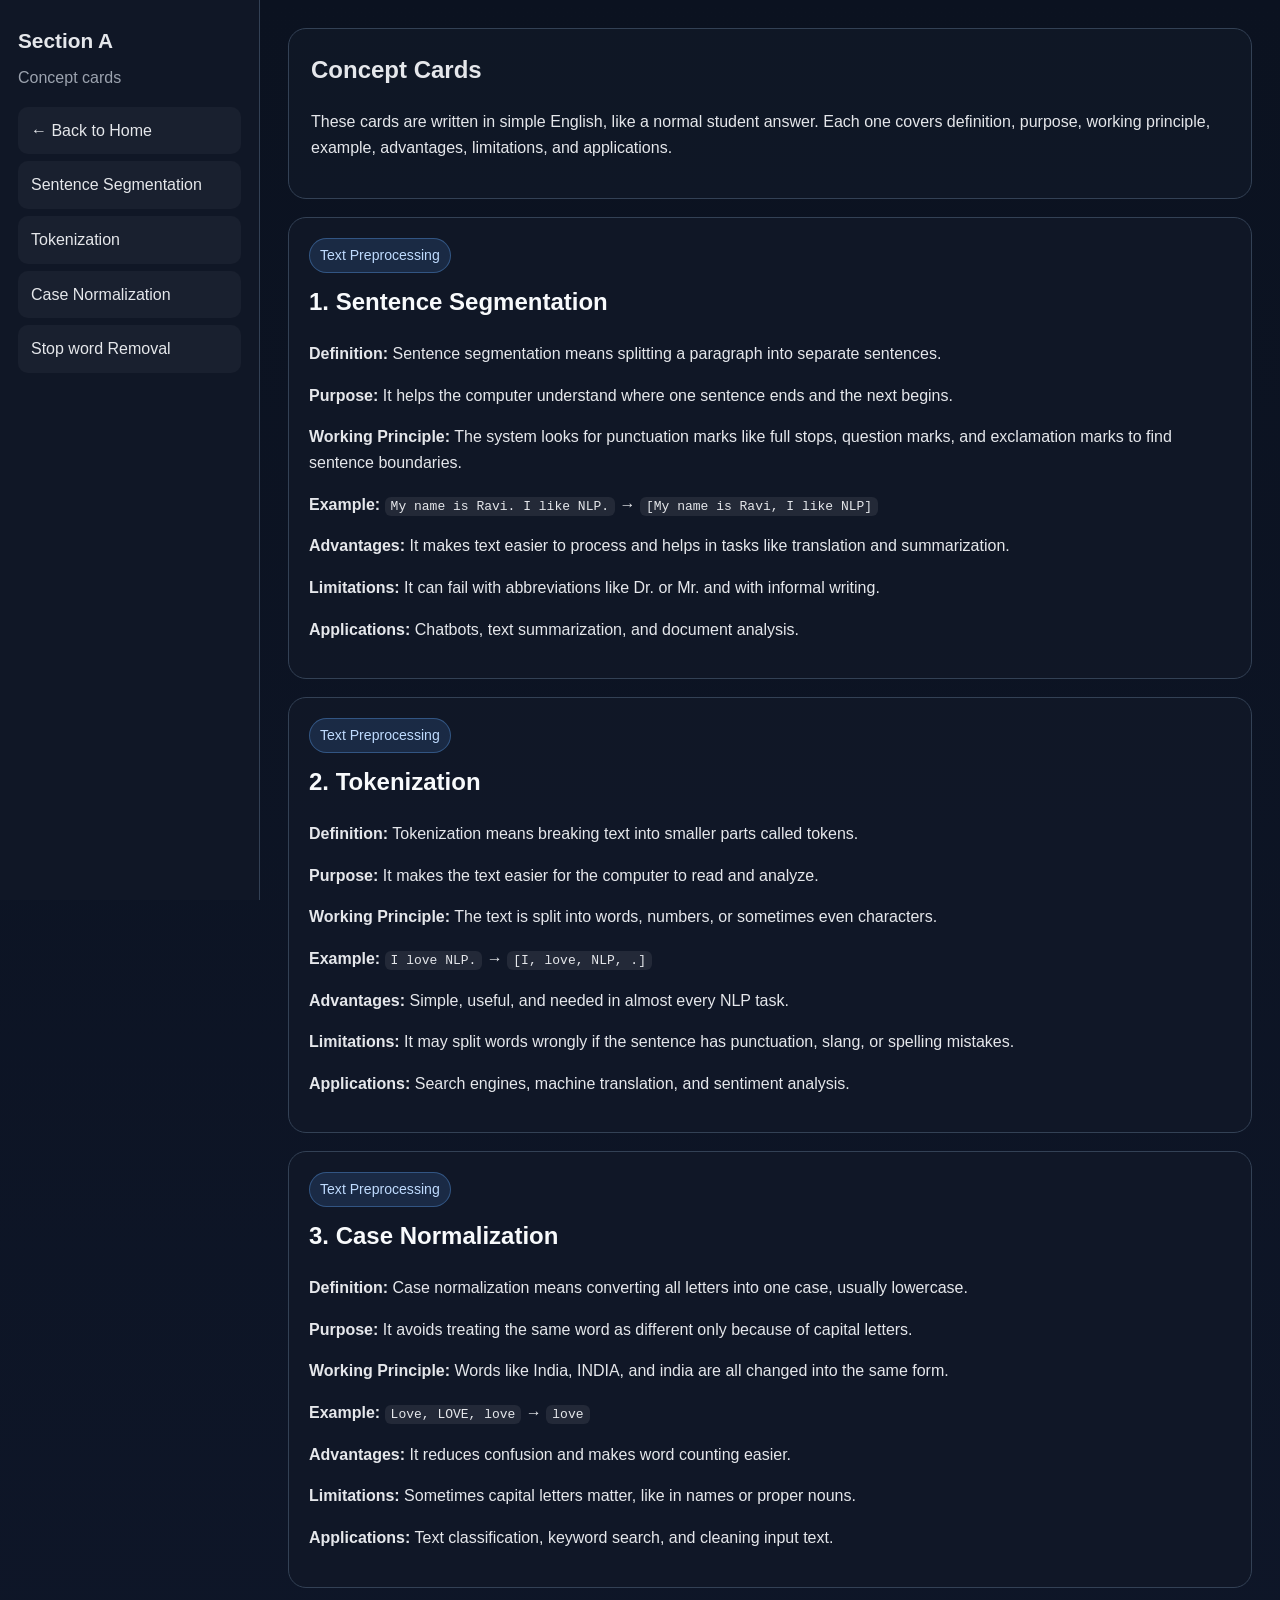
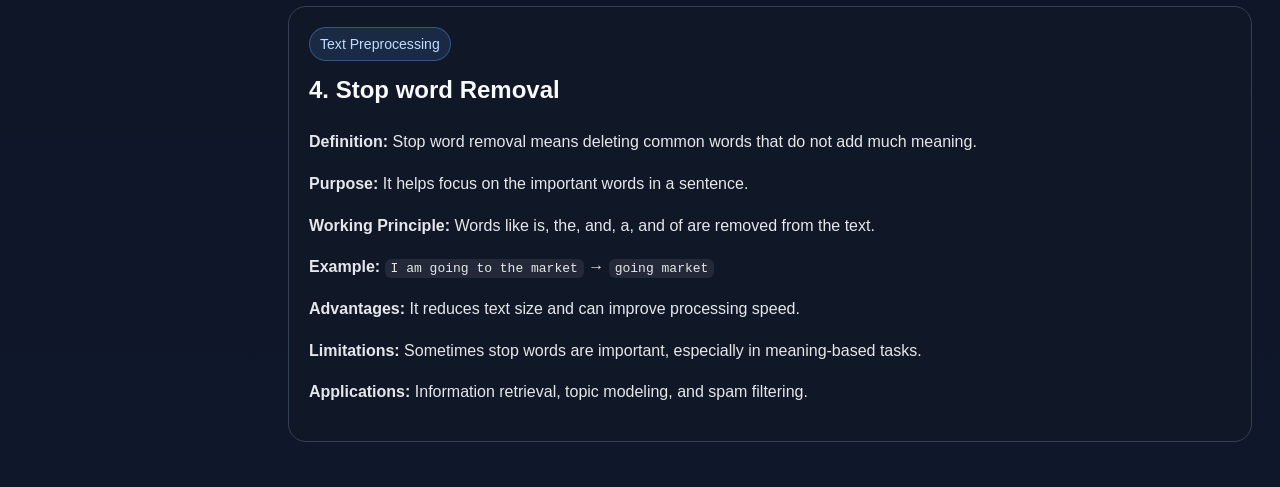
<file: section-a/index.html>
<!-- section-a/index.html -->
<!DOCTYPE html>
<html lang="en">
<head>
  <meta charset="UTF-8" />
  <meta name="viewport" content="width=device-width, initial-scale=1.0" />
  <title>Section A | Concept Cards</title>
  <style>
    :root {
      --bg: #0f172a;
      --card: #111827;
      --panel: #1f2937;
      --text: #e5e7eb;
      --muted: #9ca3af;
      --accent: #60a5fa;
      --border: #334155;
      --soft: rgba(255,255,255,0.04);
    }
    * { box-sizing: border-box; }
    body {
      margin: 0;
      font-family: Arial, Helvetica, sans-serif;
      background: linear-gradient(180deg, #0b1220 0%, var(--bg) 100%);
      color: var(--text);
      line-height: 1.6;
    }
    a { color: inherit; text-decoration: none; }
    .wrap { display: grid; grid-template-columns: 260px 1fr; min-height: 100vh; }
    .side {
      background: rgba(17,24,39,0.96);
      border-right: 1px solid var(--border);
      padding: 24px 18px;
      position: sticky;
      top: 0;
      height: 100vh;
      overflow-y: auto;
    }
    .side h1 { margin: 0 0 8px; font-size: 1.3rem; }
    .side p { color: var(--muted); margin-top: 0; }
    .side a {
      display: block;
      padding: 10px 12px;
      margin: 7px 0;
      border-radius: 10px;
      background: var(--soft);
      border: 1px solid transparent;
    }
    .side a:hover { border-color: var(--border); background: rgba(96,165,250,0.08); }
    .main { padding: 28px; }
    .topbox {
      background: rgba(17,24,39,0.8);
      border: 1px solid var(--border);
      border-radius: 18px;
      padding: 22px;
      margin-bottom: 18px;
    }
    .topbox h2 { margin-top: 0; }
    .card {
      background: rgba(17,24,39,0.9);
      border: 1px solid var(--border);
      border-radius: 18px;
      padding: 20px;
      margin-bottom: 18px;
    }
    .card h2 { margin-top: 0; color: #f8fafc; }
    .tag {
      display: inline-block;
      padding: 5px 10px;
      border-radius: 999px;
      background: rgba(96,165,250,0.14);
      border: 1px solid rgba(96,165,250,0.35);
      color: #bfdbfe;
      font-size: 0.88rem;
      margin-bottom: 10px;
    }
    .grid {
      display: grid;
      grid-template-columns: repeat(auto-fit, minmax(240px, 1fr));
      gap: 14px;
    }
    .mini {
      background: rgba(255,255,255,0.03);
      border: 1px solid var(--border);
      border-radius: 14px;
      padding: 14px;
    }
    .mini h3 { margin-top: 0; }
    code {
      background: rgba(255,255,255,0.08);
      padding: 2px 6px;
      border-radius: 6px;
    }
    @media (max-width: 900px) {
      .wrap { grid-template-columns: 1fr; }
      .side { position: relative; height: auto; }
      .main { padding: 18px; }
    }
  </style>
</head>
<body>
  <div class="wrap">
    <aside class="side">
      <h1>Section A</h1>
      <p>Concept cards</p>
      <a href="../index.html">← Back to Home</a>
      <a href="#sentence">Sentence Segmentation</a>
      <a href="#tokenization">Tokenization</a>
      <a href="#case">Case Normalization</a>
      <a href="#stopwords">Stop word Removal</a>
    </aside>

    <main class="main">
      <section class="topbox">
        <h2>Concept Cards</h2>
        <p>
          These cards are written in simple English, like a normal student answer.
          Each one covers definition, purpose, working principle, example, advantages,
          limitations, and applications.
        </p>
      </section>

      <section class="card" id="sentence">
        <div class="tag">Text Preprocessing</div>
        <h2>1. Sentence Segmentation</h2>
        <p><strong>Definition:</strong> Sentence segmentation means splitting a paragraph into separate sentences.</p>
        <p><strong>Purpose:</strong> It helps the computer understand where one sentence ends and the next begins.</p>
        <p><strong>Working Principle:</strong> The system looks for punctuation marks like full stops, question marks, and exclamation marks to find sentence boundaries.</p>
        <p><strong>Example:</strong> <code>My name is Ravi. I like NLP.</code> → <code>[My name is Ravi, I like NLP]</code></p>
        <p><strong>Advantages:</strong> It makes text easier to process and helps in tasks like translation and summarization.</p>
        <p><strong>Limitations:</strong> It can fail with abbreviations like Dr. or Mr. and with informal writing.</p>
        <p><strong>Applications:</strong> Chatbots, text summarization, and document analysis.</p>
      </section>

      <section class="card" id="tokenization">
        <div class="tag">Text Preprocessing</div>
        <h2>2. Tokenization</h2>
        <p><strong>Definition:</strong> Tokenization means breaking text into smaller parts called tokens.</p>
        <p><strong>Purpose:</strong> It makes the text easier for the computer to read and analyze.</p>
        <p><strong>Working Principle:</strong> The text is split into words, numbers, or sometimes even characters.</p>
        <p><strong>Example:</strong> <code>I love NLP.</code> → <code>[I, love, NLP, .]</code></p>
        <p><strong>Advantages:</strong> Simple, useful, and needed in almost every NLP task.</p>
        <p><strong>Limitations:</strong> It may split words wrongly if the sentence has punctuation, slang, or spelling mistakes.</p>
        <p><strong>Applications:</strong> Search engines, machine translation, and sentiment analysis.</p>
      </section>

      <section class="card" id="case">
        <div class="tag">Text Preprocessing</div>
        <h2>3. Case Normalization</h2>
        <p><strong>Definition:</strong> Case normalization means converting all letters into one case, usually lowercase.</p>
        <p><strong>Purpose:</strong> It avoids treating the same word as different only because of capital letters.</p>
        <p><strong>Working Principle:</strong> Words like India, INDIA, and india are all changed into the same form.</p>
        <p><strong>Example:</strong> <code>Love, LOVE, love</code> → <code>love</code></p>
        <p><strong>Advantages:</strong> It reduces confusion and makes word counting easier.</p>
        <p><strong>Limitations:</strong> Sometimes capital letters matter, like in names or proper nouns.</p>
        <p><strong>Applications:</strong> Text classification, keyword search, and cleaning input text.</p>
      </section>

      <section class="card" id="stopwords">
        <div class="tag">Text Preprocessing</div>
        <h2>4. Stop word Removal</h2>
        <p><strong>Definition:</strong> Stop word removal means deleting common words that do not add much meaning.</p>
        <p><strong>Purpose:</strong> It helps focus on the important words in a sentence.</p>
        <p><strong>Working Principle:</strong> Words like is, the, and, a, and of are removed from the text.</p>
        <p><strong>Example:</strong> <code>I am going to the market</code> → <code>going market</code></p>
        <p><strong>Advantages:</strong> It reduces text size and can improve processing speed.</p>
        <p><strong>Limitations:</strong> Sometimes stop words are important, especially in meaning-based tasks.</p>
        <p><strong>Applications:</strong> Information retrieval, topic modeling, and spam filtering.</p>
      </section>
    </main>
  </div>
</body>
</html>
</file>
